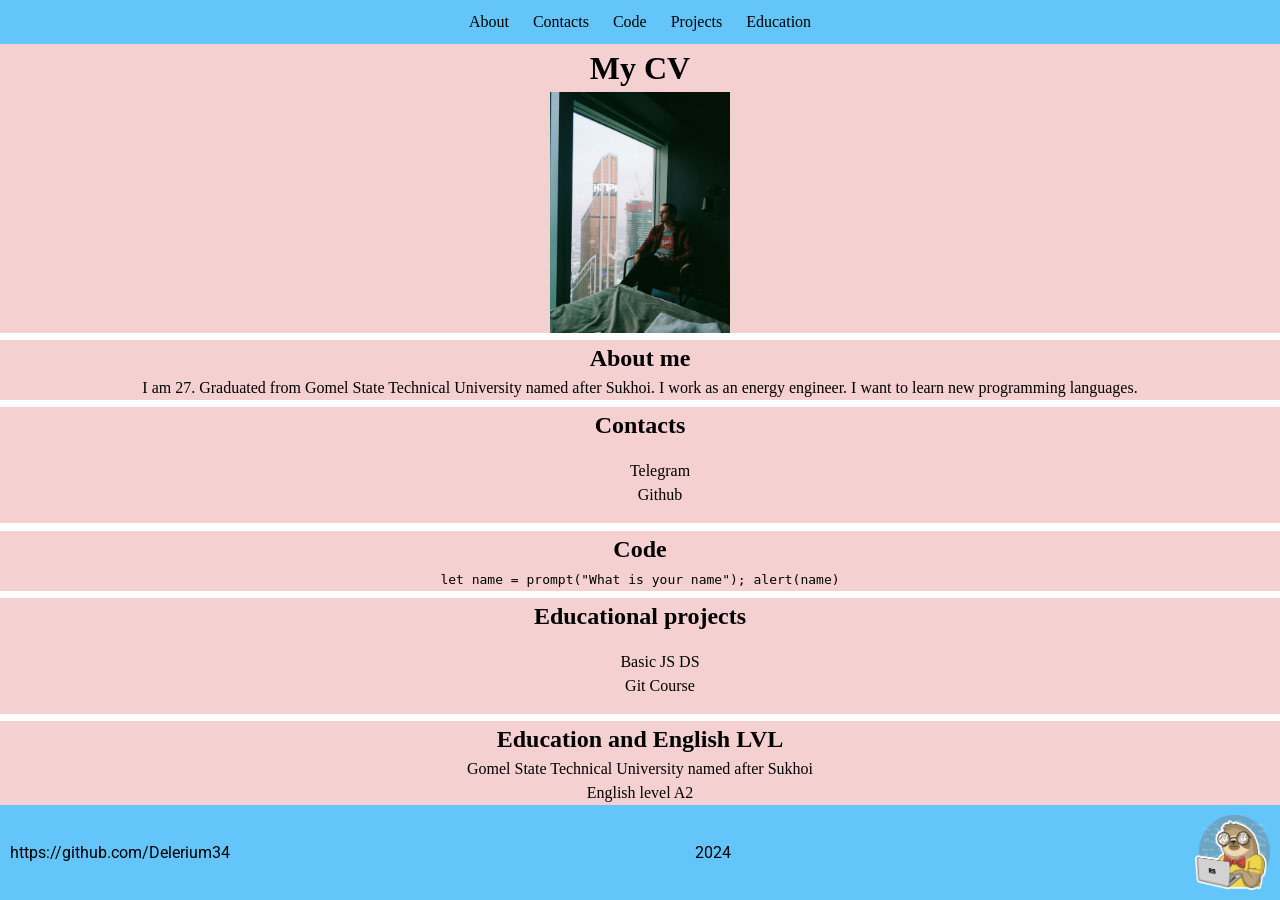
<file: index.html>
<!DOCTYPE html>
<html lang="en">
<head>
    <meta charset="UTF-8">
    <meta name="viewport" content="width=device-width, initial-scale=1.0">
    <link rel="stylesheet" href="style.css">
    <link rel="preconnect" href="https://fonts.googleapis.com">
<link rel="preconnect" href="https://fonts.gstatic.com" crossorigin>
<link href="https://fonts.googleapis.com/css2?family=Roboto:ital,wght@0,100;0,300;0,400;0,500;0,700;0,900;1,100;1,300;1,400;1,500;1,700;1,900&display=swap" rel="stylesheet">
    <title>Document</title>
</head>
<body>
    <div class="container">
        <header role="banner">
            <nav>
                <a href="#about">About</a>
                <a href="#contacts">Contacts</a>
                <a href="#code">Code</a>
                <a href="#projects">Projects</a>
                <a href="education">Education</a>
            </nav>
        </header>
        <main role="main">
            <div class="content">
                <h1>My CV</h1>
                <img class="avatar-cv" src="./image/avatar-cv.jpg" alt="avatar-cv">
            </div>
            <div class="content" id="about">
                <h2>About me</h2>
                <p>I am 27. Graduated from Gomel State Technical University named after Sukhoi. I work as an energy engineer. I want to learn new programming languages.</p>
            </div>
            <div class="content" id="contacts">
                <h2>Contacts</h2>
                <ul> 
                    <li>
                        <a href="https://t.me/Detefent44">Telegram</a>
                    </li>
                    <li>
                        <a href="https://github.com/Delerium34">Github</a>
                    </li>
                </ul>
            </div>
            <div class="content" id="code">
                <h2>Code</h2>
                <code>let name = prompt("What is your name");
                    alert(name)</code>
            </div>

            <div class="content" id="projects">
                <h2>Educational projects</h2>
                <ul> 
                    <li>
                        <a href="https://github.com/Delerium34/basic-js-ds">Basic JS DS</a>
                    </li>
                    <li>
                        <a href="https://github.com/Delerium34/git-edu">Git Course</a>
                    </li>
                </ul>
            </div>

            <div class="content" id="education">
                <h2>Education and English LVL</h2>
                <p>Gomel State Technical University named after Sukhoi</p>
                <p>English level A2</p>
            </div>

        </main>
        <footer role="contentinfo">
            <a class="roboto-regular" href="https://github.com/Delerium34">https://github.com/Delerium34</a>
            <p class="roboto-regular">2024</p>
            <a href="https://rs.school/">
                <img class="footer-logo" src="./image/logo-rss.webp" alt="logo">
            </a>
        </footer>
    </div>
</body>
</html>
</file>
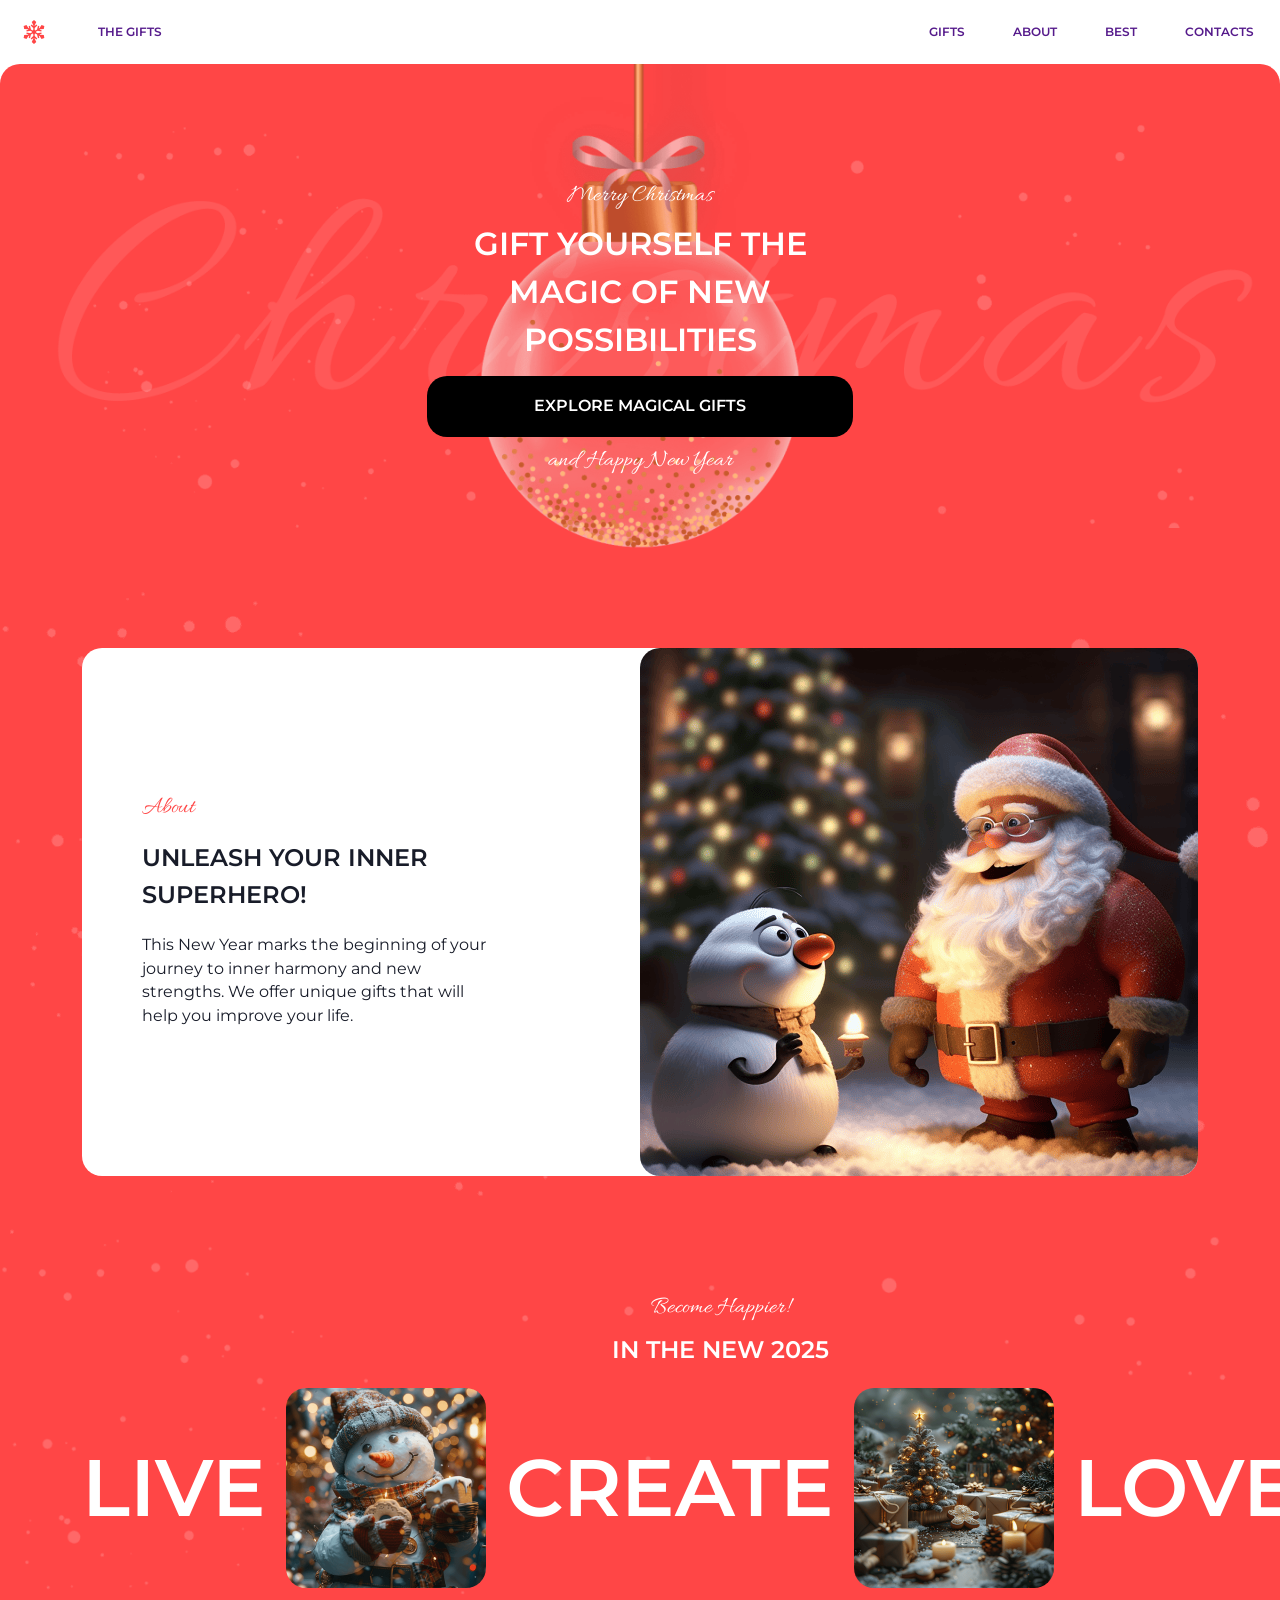
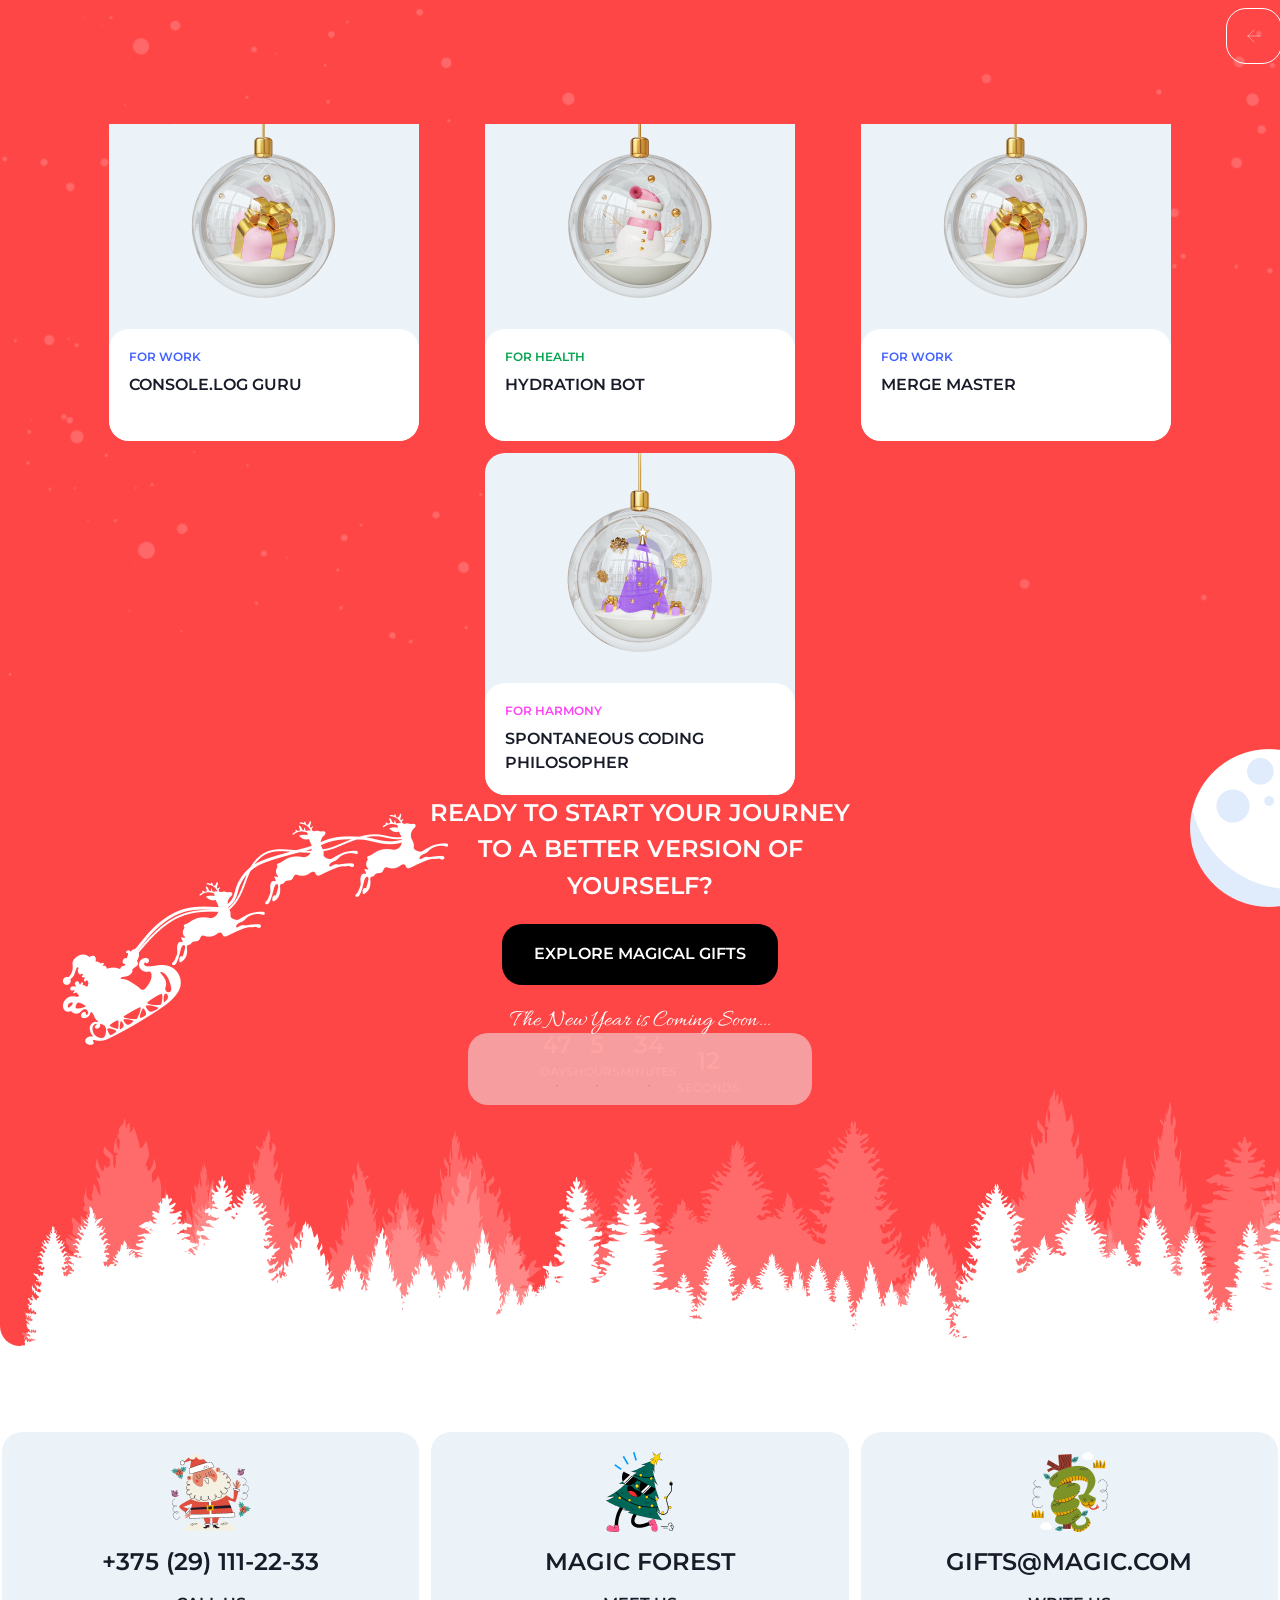
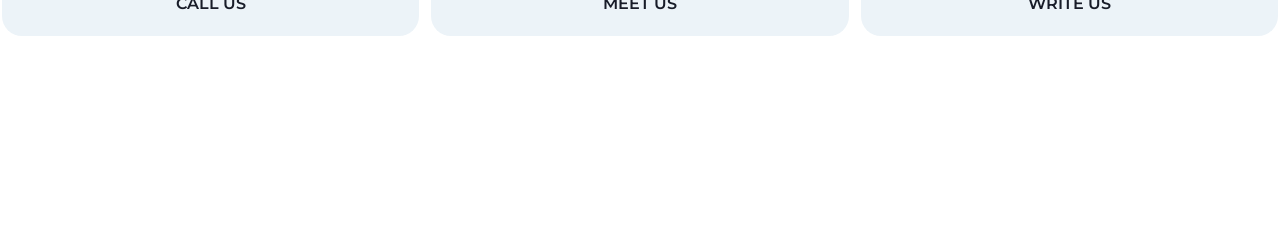
<file: christmas-shop/index.html>
<!DOCTYPE html>
<html lang="en">
<head>
    <meta charset="UTF-8">
    <meta name="viewport" content="width=device-width, initial-scale=1.0">
    <title>Главная</title>
    <link rel="stylesheet" href="./css/style.css">
</head>
<body>
    <header class="header">
        <div class="wrapper">    
            <div class="header__inner">
                <div class="header__left">
                    <a href="" class="header__logo-link">
                        <img src="./img/svg/Vector.svg" alt="" class="header__logo-pic">                
                    </a>
                    <li class="header__item">
                        <a href="" class="header__link action__small">the gifts</a>
                    </li>
                </div>
                <div class="header__right">
                    <nav class="header__nav">
                    <ul class="header__list">
                        <li class="header__item">
                            <a href="" class="header__link action__small">gifts</a>
                        </li>
                        <li class="header__item">
                            <a href="" class="header__link action__small">about</a>
                        </li>
                        <li class="header__item">
                            <a href="" class="header__link action__small">best</a>
                        </li>
                        <li class="header__item">
                            <a href="" class="header__link action__small">contacts</a>
                        </li>
                    </ul>
                </nav>
                </div>                  
                
            </div>
        </div>
    </header>

    <main class="main">

        <section class="intro">
            <div class="intro__background"> 
                <div class="wrapper">
                    <div class="intro__content">
                        <p class="caption">Merry Christmas</p>
                        <h3 class="header1">Gift yourself the magic of new possibilities</h3>
                        <button class="button__intro action__small">Explore Magical Gifts</button>
                        <p class="caption">and Happy New Year</p>
                    </div>
                </div>
            </div>
        </section>

        <section class="about">
            <div class="wrapper">
                <div class="container__about">
                    <div class="container__about-text">
                        <p class="caption caption__about">About</p>
                        <p class="header2">Unleash your inner superhero!</p>
                        <p class="paragraph">This New Year marks the beginning of your journey to inner harmony and new strengths. We offer unique gifts that will help you improve your life.</p>
                    </div>
                    <div class="about__image"> <img src="./img/png/santa.png" alt="">                       
                    </div>
                </div>
            </div>
        </section>

        <section class="slider">
            <div class="wrapper">
                <div class="container__slider">
                    <div class="container__slider-text">
                        <p class="caption">Become Happier!</p>
                        <p class="header2">in the new 2025</p>
                    </div>
                    <div class="container__slider-row">
                            <div class="slider__text">Live</div>
                        <div class="image__slider">
                            <img src="./img/png/snowman.png" alt="">
                        </div>

                        <div class="slider__text">create</div>
                        <div class="image__slider">
                            <img src="./img/png/christmas-trees.png" alt="">
                        </div>

                        <div class="slider__text">love</div>
                        <div class="image__slider">
                            <img src="./img/png/christmas-tree-ball.png" alt="">
                        </div>

                        <div class="slider__text">dream</div>
                        <div class="image__slider">
                            <img src="./img/png/fairytale-house.png" alt="">
                        </div>
                        
                    </div>
                    <div class="container__slider-button">
                        <button class="slider-button-left">
                            <img src="./img/svg/arrow-left.svg" alt="">
                        </button>
                        <button class="slider-button-right">
                            <img src="./img/svg/arrow-right.svg" alt="">
                        </button>
                    </div>

                </div>
            </div>
        </section>

        <section class="best-gifts">
            <div class="wrapper">
                <div class="container__best-gifts">
                    <div class="container__best-gifts-text">
                        <p class="caption">Best Gifts</p>
                        <p class="header2">especially for you</p>
                    </div>
                    <div class="container__card">
                        <div class="card">
                            <img src="./img/png/gift-for-work.png" alt="" class="card-image"> 
                            <div class="card-text">
                                <p class="header4 header4__purple">For work</p>
                                <p class="header3">Console.log Guru</p>
                            </div>
                        </div>
                        <div class="card">
                            <img src="./img/png/gift-for-health.png" alt="" class="card-image"> 
                            <div class="card-text">
                                <p class="header4 header4__green">For health</p>
                                <p class="header3">Hydration Bot</p>
                            </div>
                        </div>
                        <div class="card">
                            <img src="./img/png/gift-for-work.png" alt="" class="card-image"> 
                            <div class="card-text">
                                <p class="header4 header4__purple">For work</p>
                                <p class="header3">Merge Master</p>
                            </div>
                        </div>
                        <div class="card">
                            <img src="./img/png/gift-for-harmony.png" alt="" class="card-image"> 
                            <div class="card-text">
                                <p class="header4 header4__pink">For harmony</p>
                                <p class="header3">Spontaneous Coding Philosopher</p>
                            </div>
                        </div>
                    </div>
                </div>
            </div>
        </section>

        <section class="cta">
            <div class="wrapper">
                <div class="container__cta">
                    <p class="header2">Ready to start your journey to a better version of yourself?</p>
                    <button class="button__intro action__small">Explore Magical Gifts</button>
                    <div class="container__timer">
                        <p class="caption">The New Year is Coming Soon...</p>
                        <div class="timer">
                            <div class="timer__block">
                                <p class="header2">47</p>
                                <p class="header4">days</p>
                                <hr class="separator">
                            </div>
                            <div class="timer__block">
                                <p class="header2">5</p>
                                <p class="header4">hours</p>
                                <hr class="separator">
                            </div>
                            <div class="timer__block">
                                <p class="header2">34</p>
                                <p class="header4">minutes</p>
                                <hr class="separator">
                            </div>
                            <div class="timer__block">
                                <p class="header2">12</p>
                                <p class="header4">seconds</p>
                            </div>
                        </div>
                    </div>
                </div>
            </div>
        </section>
    </main>

    <footer class="footer">
        <div class="wrapper">
            <div class="container__footer">
                <div class="footer__contacts">
                    <div class="footer__card">
                        <div class="footer__image">
                            <img src="./img/png/santa-claus.png" alt="">
                        </div>
                        <p class="action__large">+375 (29) 111-22-33</p>
                        <p class="header3">Call Us</p>
                    </div>
                    <div class="footer__card">
                        <div class="footer__image">
                            <img src="./img/png/christmas-tree.png" alt="">
                        </div>
                        <p class="action__large">Magic forest</p>
                        <p class="header3">meet us</p>
                    </div>
                    <div class="footer__card">
                        <div class="footer__image">
                            <img src="./img/png/snake.png" alt="">
                        </div>
                        <p class="action__large">gifts@magic.com</p>
                        <p class="header3">write us</p>
                    </div>
                </div>
                
            </div>
        </div>
    </footer>
</body>
</html>
</file>
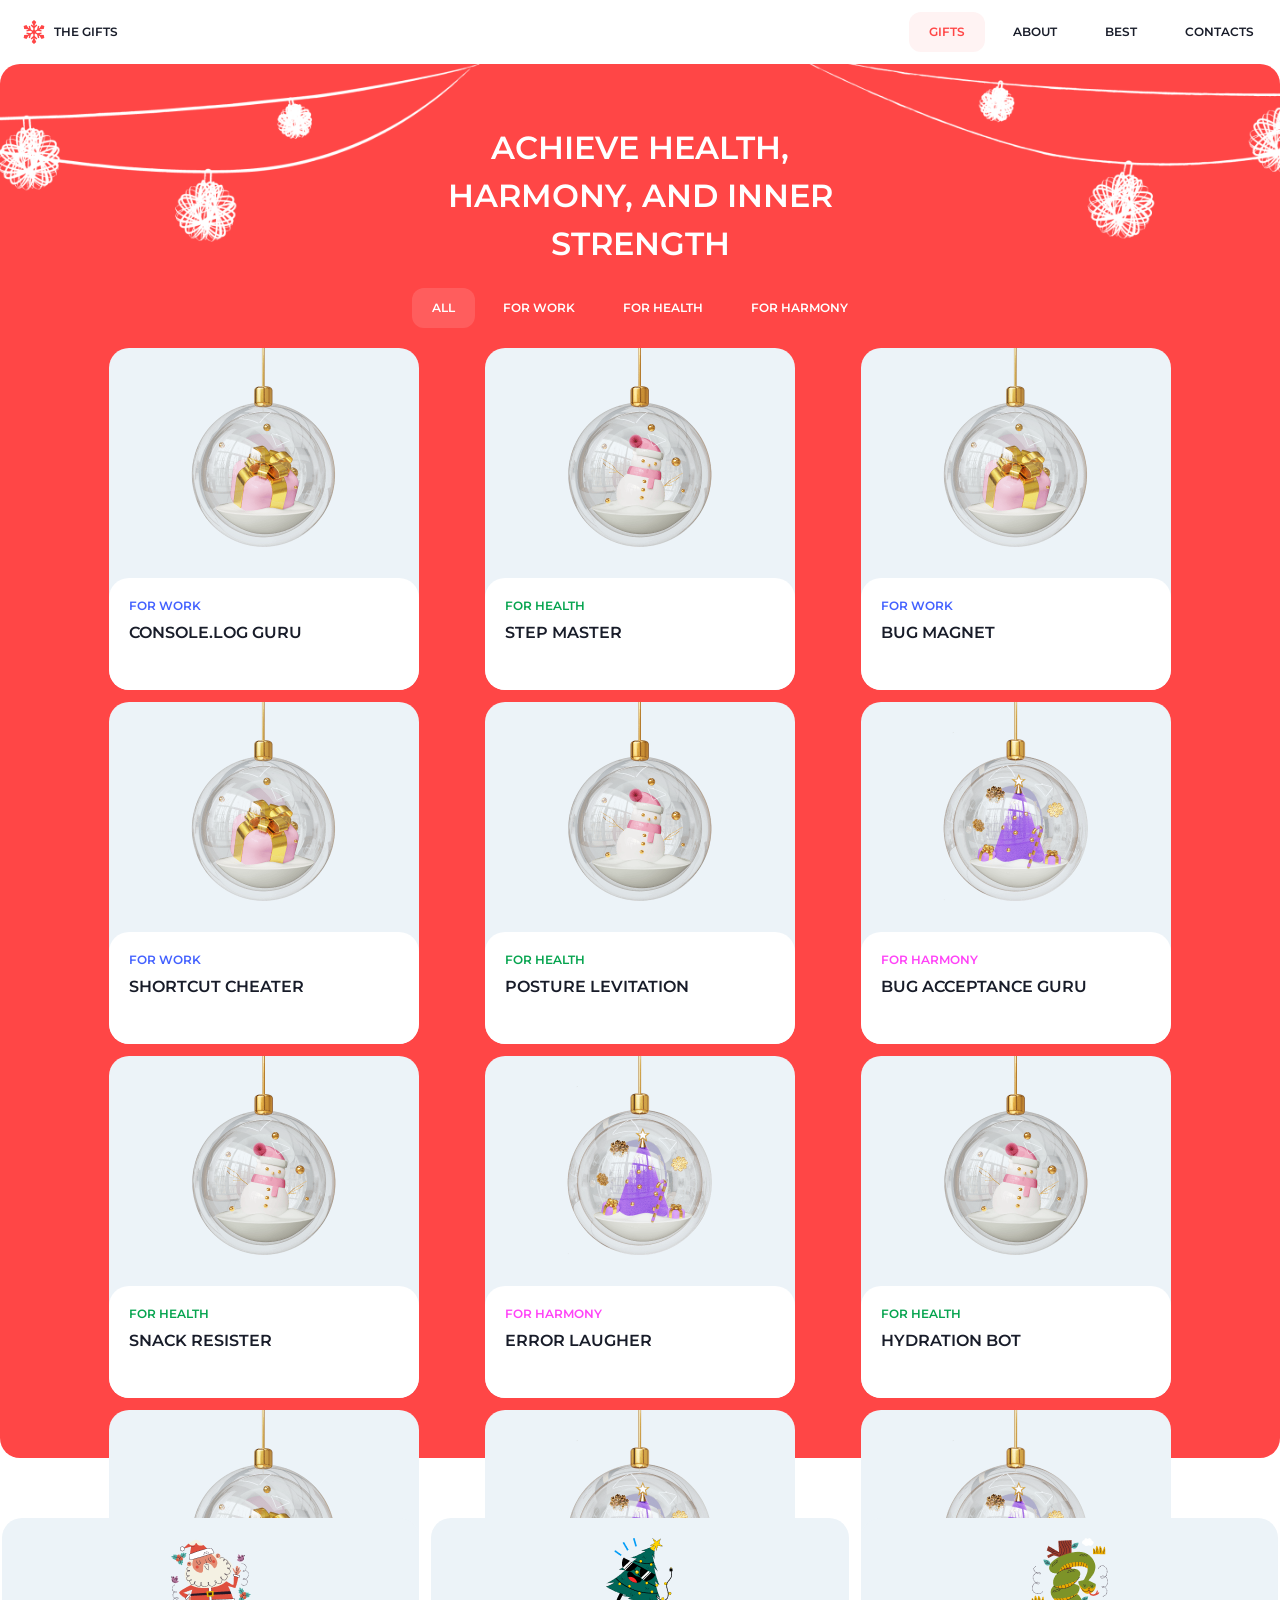
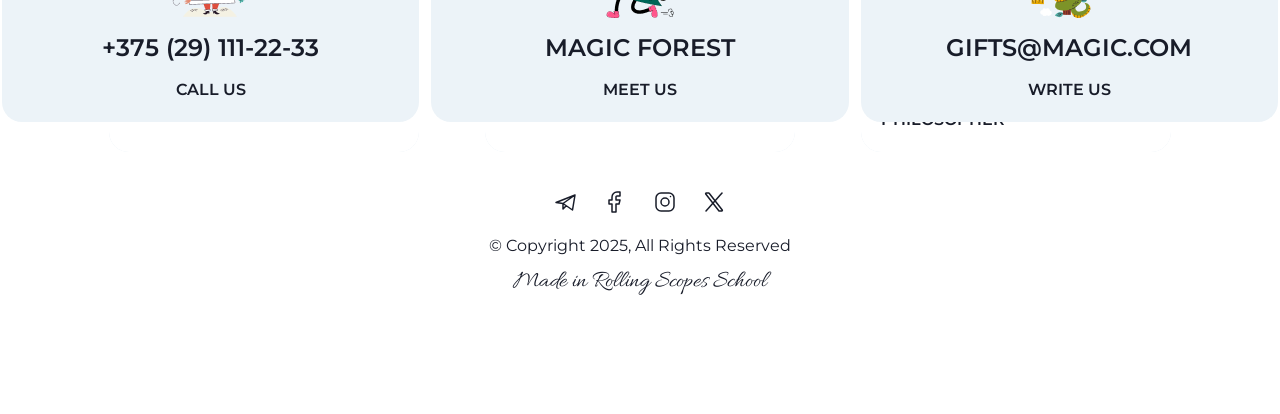
<file: christmas-shop/gifts.html>
<!DOCTYPE html>
<html lang="en">
<head>
    <meta charset="UTF-8">
    <meta name="viewport" content="width=device-width, initial-scale=1.0">
    <title>Gifts</title>
    <link rel="stylesheet" href="./css/gifts.css">
</head>
<body>
    <header class="header">
        <div class="wrapper">    
            <div class="header__inner">
                <div class="header__left">
                    <a href="./home.html" class="header__logo-link">
                        <img src="./img/svg/Vector.svg" alt="" class="header__logo-pic">                
                    </a>
                        <a href="./home.html" class="header__link action__small">the gifts</a>
                </div>
                <div class="header__right">
                    <nav class="header__nav">
                    <ul class="header__list">
                        <li class="header__item header__item--active">
                            <a href="" class="header__link action__small">gifts</a>
                        </li>
                        <li class="header__item">
                            <a href="" class="header__link action__small">about</a>
                        </li>
                        <li class="header__item">
                            <a href="" class="header__link action__small">best</a>
                        </li>
                        <li class="header__item">
                            <a href="" class="header__link action__small">contacts</a>
                        </li>
                    </ul>
                </nav>
                </div>                  
                
            </div>
        </div>
    </header>
    <main class="main">
        <section class="gifts">
            <div class="wrapper">
                <div class="container__gifts">
                    <div class="container__gifts-text">
                        <p class="header1">Achieve health, harmony, and inner strength</p>
                    </div>
                    
                    <div class="gifts__tabs">
                        <div class="tab__button tab__button--active">
                            <p class="action__small">All</p>
                        </div>
                        <div class="tab__button">
                            <p class="action__small">for work</p>
                        </div>
                        <div class="tab__button">
                            <p class="action__small">for health</p>
                        </div>
                        <div class="tab__button">
                            <p class="action__small">for harmony</p>
                        </div>
                    </div>
                    
                    <div class="container__card">
                        <div class="card">
                            <img src="./img/png/gift-for-work.png" alt="" class="card-image"> 
                            <div class="card-text">
                                <p class="header4 header4__purple">For work</p>
                                <p class="header3">Console.log Guru</p>
                            </div>
                        </div>
                        <div class="card">
                            <img src="./img/png/gift-for-health.png" alt="" class="card-image"> 
                            <div class="card-text">
                                <p class="header4 header4__green">For health</p>
                                <p class="header3">Step Master</p>
                            </div>
                        </div>
                        <div class="card">
                            <img src="./img/png/gift-for-work.png" alt="" class="card-image"> 
                            <div class="card-text">
                                <p class="header4 header4__purple">For work</p>
                                <p class="header3">Bug Magnet</p>
                            </div>
                        </div>
                        <div class="card">
                            <img src="./img/png/gift-for-work.png" alt="" class="card-image"> 
                            <div class="card-text">
                                <p class="header4 header4__purple">For work</p>
                                <p class="header3">Shortcut Cheater</p>
                            </div>
                        </div>
                        <div class="card">
                            <img src="./img/png/gift-for-health.png" alt="" class="card-image"> 
                            <div class="card-text">
                                <p class="header4 header4__green">For health</p>
                                <p class="header3">Posture Levitation</p>
                            </div>
                        </div>
                        <div class="card">
                            <img src="./img/png/gift-for-harmony.png" alt="" class="card-image"> 
                            <div class="card-text">
                                <p class="header4 header4__pink">For harmony</p>
                                <p class="header3">Bug Acceptance Guru</p>
                            </div>
                        </div>
                        <div class="card">
                            <img src="./img/png/gift-for-health.png" alt="" class="card-image"> 
                            <div class="card-text">
                                <p class="header4 header4__green">For health</p>
                                <p class="header3">Snack Resister</p>
                            </div>
                        </div>
                        <div class="card">
                            <img src="./img/png/gift-for-harmony.png" alt="" class="card-image"> 
                            <div class="card-text">
                                <p class="header4 header4__pink">For harmony</p>
                                <p class="header3">Error Laugher</p>
                            </div>
                        </div>
                        <div class="card">
                            <img src="./img/png/gift-for-health.png" alt="" class="card-image"> 
                            <div class="card-text">
                                <p class="header4 header4__green">For health</p>
                                <p class="header3">Hydration Bot</p>
                            </div>
                        </div>
                        <div class="card">
                            <img src="./img/png/gift-for-work.png" alt="" class="card-image"> 
                            <div class="card-text">
                                <p class="header4 header4__purple">For work</p>
                                <p class="header3">Merge Master</p>
                            </div>
                        </div>
                        <div class="card">
                            <img src="./img/png/gift-for-harmony.png" alt="" class="card-image"> 
                            <div class="card-text">
                                <p class="header4 header4__pink">For harmony</p>
                                <p class="header3">Joy Charger</p>
                            </div>
                        </div>
                        <div class="card">
                            <img src="./img/png/gift-for-harmony.png" alt="" class="card-image"> 
                            <div class="card-text">
                                <p class="header4 header4__pink">For harmony</p>
                                <p class="header3">Spontaneous Coding Philosopher</p>
                            </div>
                        </div>
                    </div>
                </div>
            </div>
        </section>
    </main>
    <footer class="footer">
        <div class="wrapper">
            <div class="container__footer">
                <div class="footer__contacts">
                    <a href="tel:+375291337228" class="footer__card" target="_blank">
                        <div class="footer__image">
                            <img src="./img/png/santa-claus.png" alt="">
                        </div>
                        <p class="action__large">+375 (29) 111-22-33</p>
                        <p class="header3">Call Us</p>
                    </a>
                    <a href="https://www.google.ru/maps/@16.1997499,-90.1141006,239m/data=!3m1!1e3?hl=ru&entry=ttu&g_ep=EgoyMDI0MTExMy4xIKXMDSoASAFQAw%3D%3D" class="footer__card" target="_blank">
                        <div class="footer__image">
                            <img src="./img/png/christmas-tree.png" alt="">
                        </div>
                        <p class="action__large">Magic forest</p>
                        <p class="header3">meet us</p>
                    </a>
                    <a href="mailto:gifts@mail.ru" class="footer__card">
                        <div class="footer__image">
                            <img src="./img/png/snake.png" alt="">
                        </div>
                        <p class="action__large">gifts@magic.com</p>
                        <p class="header3">write us</p>
                    </a>
                </div>
                <div class="footer__section">
                    <div class="social">
                        <a class="social__image">
                            <img src="./img/svg/telegram.svg" alt="">
                        </a>
                        <a class="social__image">
                            <img src="./img/svg/facebook.svg" alt="">
                        </a>
                        <a class="social__image">
                            <img src="./img/svg/instagram.svg" alt="">
                        </a>
                        <a class="social__image">
                            <img src="./img/svg/X.svg" alt="">
                        </a>
                    </div>
                    <a href="https://rs.school/" class="paragraph">© Copyright 2025, All Rights Reserved</a>
                    <p class="caption">Made in Rolling Scopes School</p>
                </div>
            </div>
        </div>
    </footer>
</body>
</html>
</file>
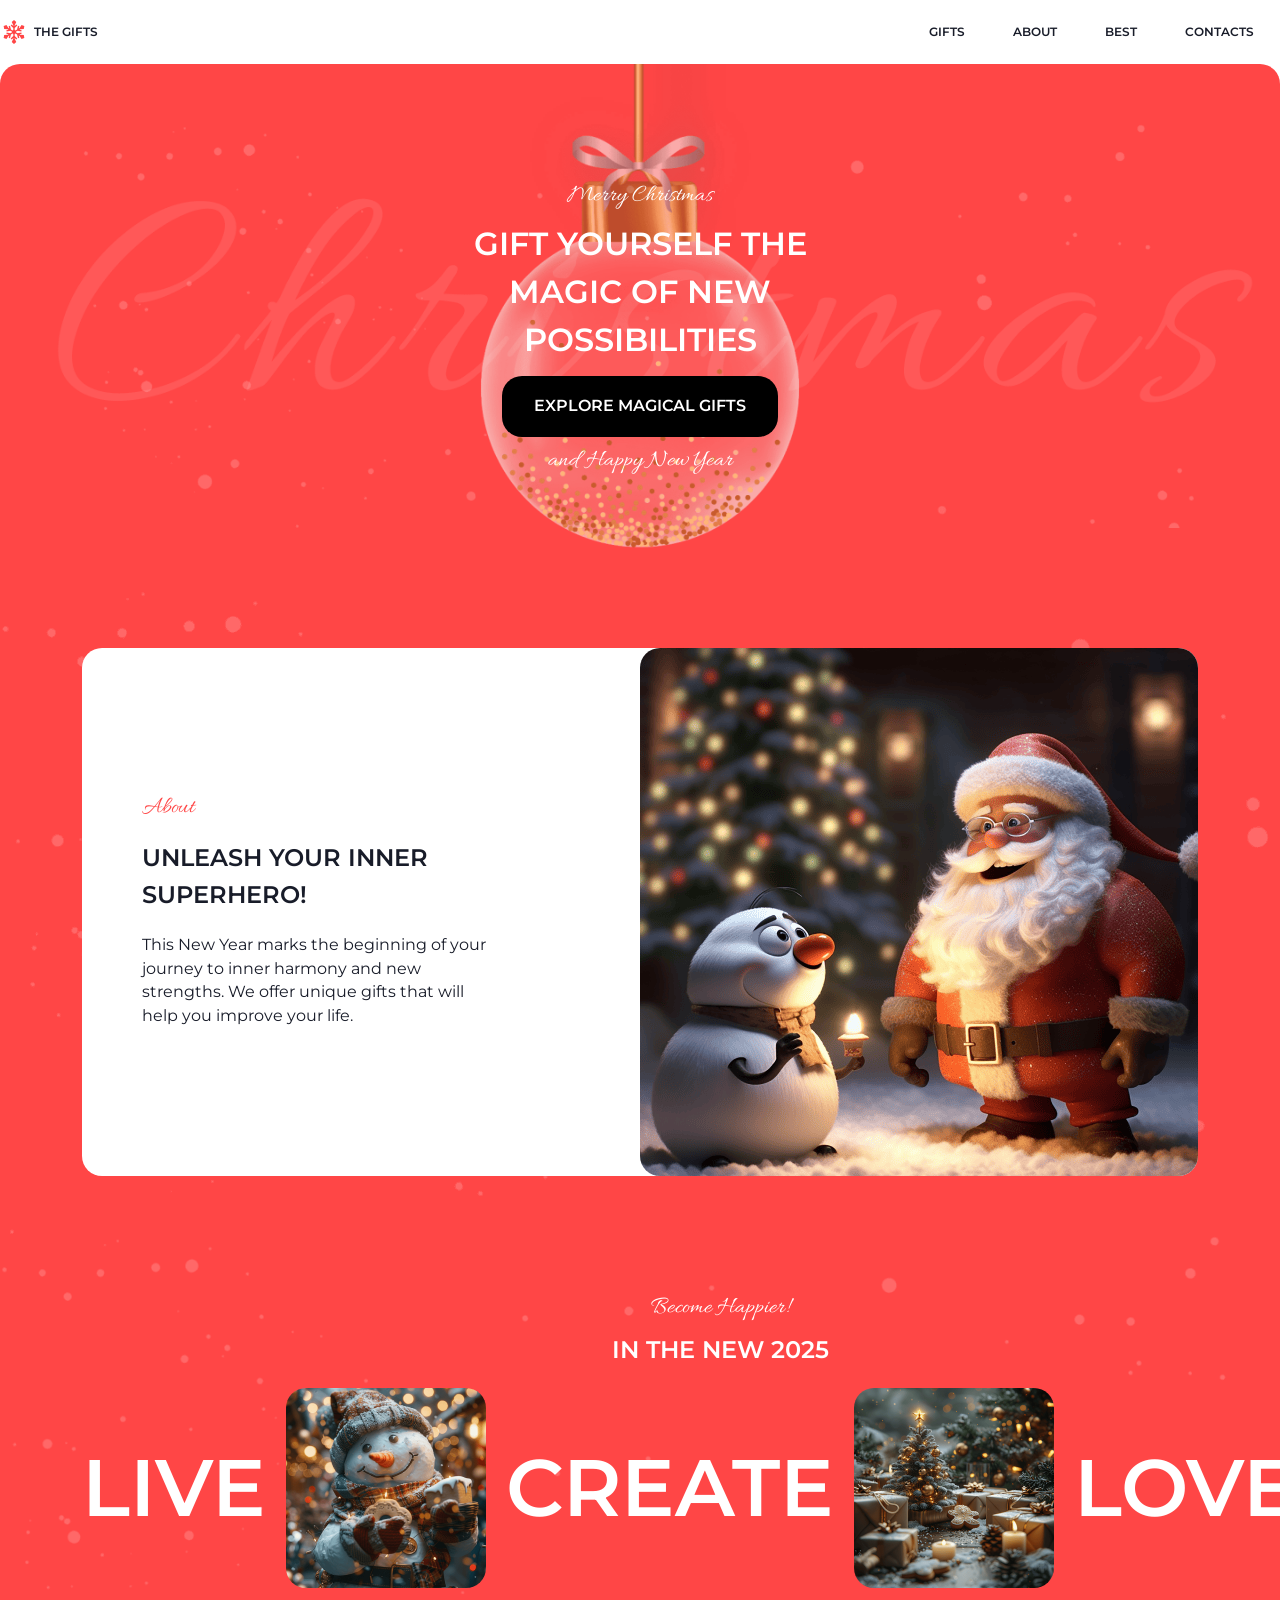
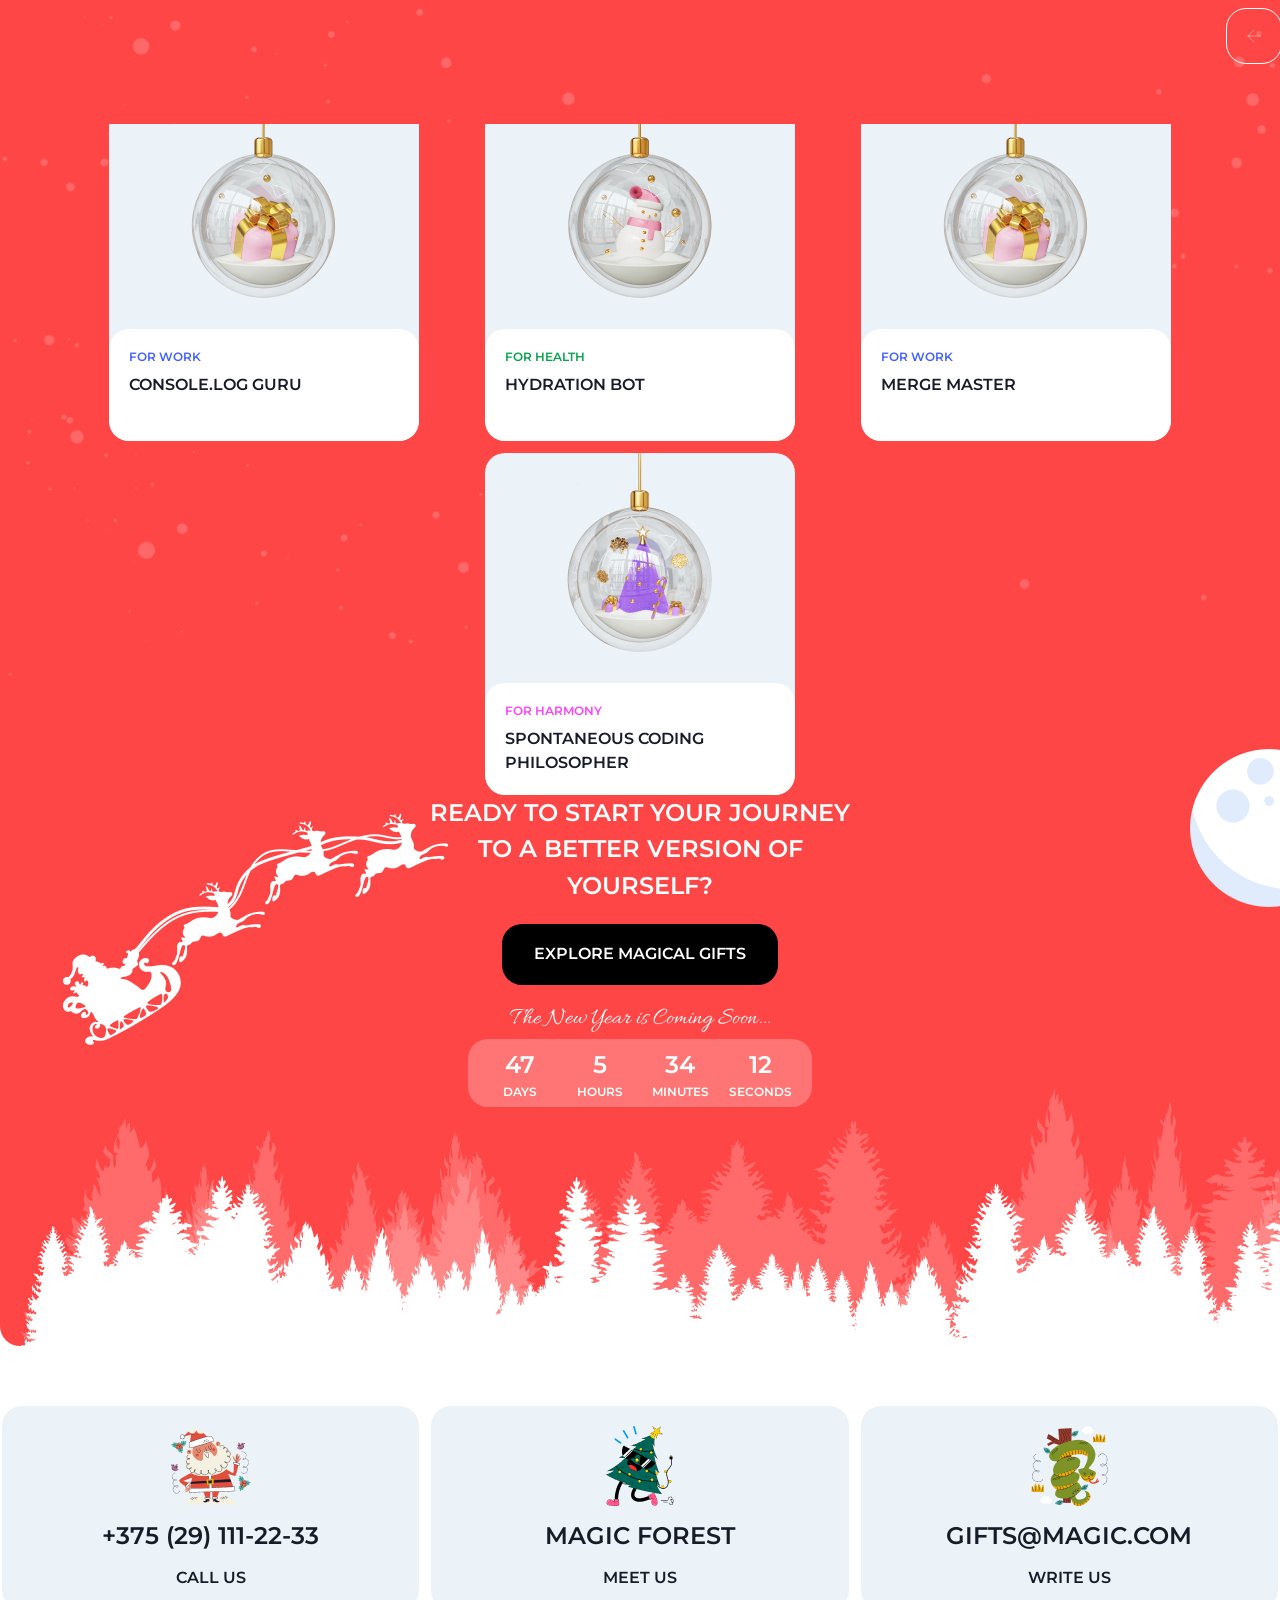
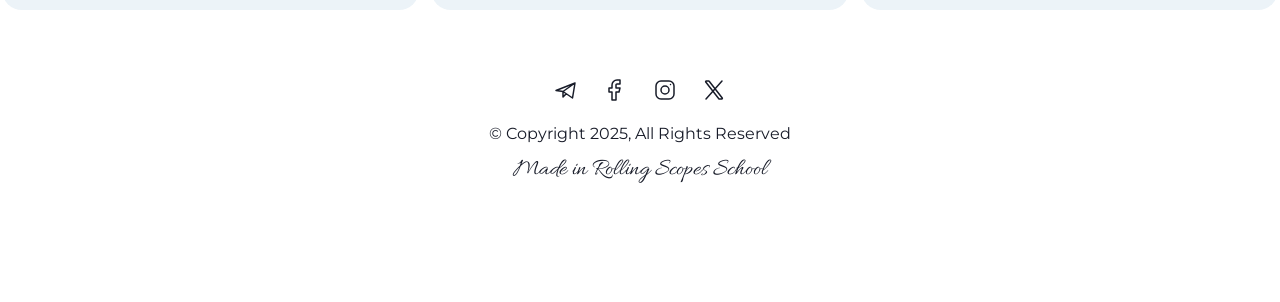
<file: christmas-shop/home.html>
<!DOCTYPE html>
<html lang="en">
<head>
    <meta charset="UTF-8">
    <meta name="viewport" content="width=device-width, initial-scale=1.0">
    <title>Home</title>
    <link rel="stylesheet" href="./css/home.css">
</head>
<body>
    <header class="header">
        <div class="wrapper">    
            <div class="header__inner">
                <div class="header__left">
                    <a href="./home.html" class="header__logo-link">
                        <img src="./img/svg/Vector.svg" alt="" class="header__logo-pic">                
                    </a>
                        <a href="./home.html" class="header__link action__small">the gifts</a>
                </div>
                <div class="header__right">
                    <nav class="header__nav">
                    <ul class="header__list">
                        <li class="header__item header__item--active">
                            <a href="./gifts.html" class="header__link action__small">gifts</a>
                        </li>
                        <li class="header__item">
                            <a href="#about" class="header__link action__small">about</a>
                        </li>
                        <li class="header__item">
                            <a href="#best-gifts" class="header__link action__small">best</a>
                        </li>
                        <li class="header__item">
                            <a href="" class="header__link action__small">contacts</a>
                        </li>
                    </ul>
                </nav>
                </div>                  
                
            </div>
        </div>
    </header>

    <main class="main">

        <section class="intro">
            <div class="intro__background"> 
                <div class="wrapper">
                    <div class="intro__content">
                        <p class="caption">Merry Christmas</p>
                        <h3 class="header1">Gift yourself the magic of new possibilities</h3>
                        <a href="./gifts.html">
                        <button class="button__intro action__small">Explore Magical Gifts</button>
                        </a>
                        <p class="caption">and Happy New Year</p>
                    </div>
                </div>
            </div>
        </section>

        <section class="about" id="about">
            <div class="wrapper">
                <div class="container__about">
                    <div class="container__about-text">
                        <p class="caption caption__about">About</p>
                        <p class="header2">Unleash your inner superhero!</p>
                        <p class="paragraph">This New Year marks the beginning of your journey to inner harmony and new strengths. We offer unique gifts that will help you improve your life.</p>
                    </div>
                    <div class="about__image"> <img src="./img/png/santa.png" alt="">                       
                    </div>
                </div>
            </div>
        </section>

        <section class="slider">
            <div class="wrapper">
                <div class="container__slider">
                    <div class="container__slider-text">
                        <p class="caption">Become Happier!</p>
                        <p class="header2">in the new 2025</p>
                    </div>
                    <div class="container__slider-row">
                            <div class="slider__text">Live</div>
                        <div class="image__slider">
                            <img src="./img/png/snowman.png" alt="">
                        </div>

                        <div class="slider__text">create</div>
                        <div class="image__slider">
                            <img src="./img/png/christmas-trees.png" alt="">
                        </div>

                        <div class="slider__text">love</div>
                        <div class="image__slider">
                            <img src="./img/png/christmas-tree-ball.png" alt="">
                        </div>

                        <div class="slider__text">dream</div>
                        <div class="image__slider">
                            <img src="./img/png/fairytale-house.png" alt="">
                        </div>
                        
                    </div>
                    <div class="container__slider-button">
                        <button class="slider-button-left">
                            <img src="./img/svg/arrow-left.svg" alt="">
                        </button>
                        <button class="slider-button-right">
                            <img src="./img/svg/arrow-right.svg" alt="">
                        </button>
                    </div>

                </div>
            </div>
        </section>

        <section class="best-gifts" id="best-gifts">
            <div class="wrapper">
                <div class="container__best-gifts">
                    <div class="container__best-gifts-text">
                        <p class="caption">Best Gifts</p>
                        <p class="header2">especially for you</p>
                    </div>
                    <div class="container__card">
                        <div class="card">
                            <img src="./img/png/gift-for-work.png" alt="" class="card-image"> 
                            <div class="card-text">
                                <p class="header4 header4__purple">For work</p>
                                <p class="header3">Console.log Guru</p>
                            </div>
                        </div>
                        <div class="card">
                            <img src="./img/png/gift-for-health.png" alt="" class="card-image"> 
                            <div class="card-text">
                                <p class="header4 header4__green">For health</p>
                                <p class="header3">Hydration Bot</p>
                            </div>
                        </div>
                        <div class="card">
                            <img src="./img/png/gift-for-work.png" alt="" class="card-image"> 
                            <div class="card-text">
                                <p class="header4 header4__purple">For work</p>
                                <p class="header3">Merge Master</p>
                            </div>
                        </div>
                        <div class="card">
                            <img src="./img/png/gift-for-harmony.png" alt="" class="card-image"> 
                            <div class="card-text">
                                <p class="header4 header4__pink">For harmony</p>
                                <p class="header3">Spontaneous Coding Philosopher</p>
                            </div>
                        </div>
                    </div>
                </div>
            </div>
        </section>

        <section class="cta">
            <div class="wrapper">
                <div class="container__cta">
                    <p class="header2">Ready to start your journey to a better version of yourself?</p>
                    <a href="./gifts.html">
                        <button class="button__intro action__small">Explore Magical Gifts</button>
                    </a>
                    <div class="container__timer">
                        <p class="caption">The New Year is Coming Soon...</p>
                        <div class="timer">
                            <div class="timer__block">
                                <p class="header2">47</p>
                                <p class="header4">days</p>
                            </div>
                            <div class="timer__block">
                                <p class="header2">5</p>
                                <p class="header4">hours</p>
                            </div>
                            <div class="timer__block">
                                <p class="header2">34</p>
                                <p class="header4">minutes</p>
                            </div>
                            <div class="timer__block">
                                <p class="header2">12</p>
                                <p class="header4">seconds</p>
                            </div>
                        </div>
                    </div>
                </div>
            </div>
        </section>
    </main>

    <footer class="footer">
        <div class="wrapper">
            <div class="container__footer">
                <div class="footer__contacts">
                    <a href="tel:+375291337228" class="footer__card" target="_blank">
                        <div class="footer__image">
                            <img src="./img/png/santa-claus.png" alt="">
                        </div>
                        <p class="action__large">+375 (29) 111-22-33</p>
                        <p class="header3">Call Us</p>
                    </a>
                    <a href="https://www.google.ru/maps/@16.1997499,-90.1141006,239m/data=!3m1!1e3?hl=ru&entry=ttu&g_ep=EgoyMDI0MTExMy4xIKXMDSoASAFQAw%3D%3D" class="footer__card" target="_blank">
                        <div class="footer__image">
                            <img src="./img/png/christmas-tree.png" alt="">
                        </div>
                        <p class="action__large">Magic forest</p>
                        <p class="header3">meet us</p>
                    </a>
                    <a href="mailto:gifts@mail.ru" class="footer__card">
                        <div class="footer__image">
                            <img src="./img/png/snake.png" alt="">
                        </div>
                        <p class="action__large">gifts@magic.com</p>
                        <p class="header3">write us</p>
                    </a>
                </div>
                <div class="footer__section">
                    <div class="social">
                        <a class="social__image">
                            <img src="./img/svg/telegram.svg" alt="">
                        </a>
                        <a class="social__image">
                            <img src="./img/svg/facebook.svg" alt="">
                        </a>
                        <a class="social__image">
                            <img src="./img/svg/instagram.svg" alt="">
                        </a>
                        <a class="social__image">
                            <img src="./img/svg/X.svg" alt="">
                        </a>
                    </div>
                    <a href="https://rs.school/" class="paragraph">© Copyright 2025, All Rights Reserved</a>
                    <p class="caption">Made in Rolling Scopes School</p>
                </div>
            </div>
        </div>
    </footer>
</body>
</html>
</file>
<file: style.css>
.roboto-regular {
    font-family: "Roboto", sans-serif;
    font-weight: 400;
    font-style: normal;
  }

  .roboto-bold {
    font-family: "Roboto", sans-serif;
    font-weight: 700;
    font-style: normal;
  }

*,
*::before,
*::after {
  box-sizing: border-box;
}

ul[class],
ol[class] {
  padding: 0;
}

body,
h1,
h2,
h3,
h4,
p,
ul[class],
ol[class],
li,
figure,
figcaption,
blockquote,
dl,
dd {
  margin: 0;
}

body {
  min-height: 100vh;
  scroll-behavior: smooth;
  text-rendering: optimizeSpeed;
  line-height: 1.5;
  color: #000;
}

ul,
ol[class] {
  list-style: none;
}

img {
  max-width: 100%;
  display: block;
}

input,
button,
textarea,
select {
  font: inherit;
}

.container {
    max-width: 1440px;
    width: 100%;
    margin: 0 auto;
    color: #fff;
    display: flex;
    flex-direction: column;
    min-height: 100vh;
}

.header-text {
    text-align: center;
    color: #000;
}

header {
    background: rgb(99, 197, 250);
}
main {
    flex-grow: 1;
    display: flex;
    flex-direction: column;
    justify-content: space-between;
    align-items: center;
    
}
footer {
    flex-shrink: 0;
    background: rgb(99, 197, 250);
    display: flex;
    flex-direction: row;
    justify-content: space-between;
    padding: 10px;
    align-items: center;
    color: #000;

}

.footer-logo {
    width: 75px;
    height: 75px;
}

a {
    color: #000;
    cursor: pointer;
    text-decoration: none;
}

.content {
    background-color: #f5d0d0;
    color: #000;
    text-align: center;
    width: 100%;
}

.avatar-cv {
    width: 20vh;
    height: auto;
    margin: 0 auto;
}

nav {
    padding: 10px;
    text-align: center;
}

nav a {
    margin: 0 10px;
    cursor: pointer;
    
}

nav a:hover {
    text-decoration: underline;
}
</file>
<file: christmas-shop/css/style.css>
/* Указываем box sizing */
*,
*::before,
::after {
  box-sizing: border-box;
}


ul[class],
ol[class] {
  padding: 0;
}


body,
h1,
h2,
h3,
h4,
p,
ul[class],
ol[class],
li,
figure,
figcaption,
blockquote,
dl,
dd {
  margin: 0;
}


body {
  min-height: 100vh;
  scroll-behavior: smooth;
  text-rendering: optimizeSpeed;
  line-height: 1.5;
}


ul[class],
ol[class] {
  list-style: none;
}


a:not([class]) {
  text-decoration-skip-ink: auto;
}


img {
  max-width: 100%;
  display: block;
}


input,
button,
textarea,
select {
  font: inherit;
}


/* allura-regular - latin */
@font-face {
    font-display: swap; /* Check https://developer.mozilla.org/en-US/docs/Web/CSS/@font-face/font-display for other options. */
    font-family: 'Allura';
    font-style: normal;
    font-weight: 400;
    src: url('../fonts/allura-v21-latin-regular.woff2') format('woff2'); /* Chrome 36+, Opera 23+, Firefox 39+, Safari 12+, iOS 10+ */
  }

  /* montserrat-regular - latin */
@font-face {
    font-display: swap; /* Check https://developer.mozilla.org/en-US/docs/Web/CSS/@font-face/font-display for other options. */
    font-family: 'Montserrat';
    font-style: normal;
    font-weight: 400;
    src: url('../fonts/montserrat-v29-latin-regular.woff2') format('woff2'); /* Chrome 36+, Opera 23+, Firefox 39+, Safari 12+, iOS 10+ */
  }
  /* montserrat-600 - latin */
  @font-face {
    font-display: swap; /* Check https://developer.mozilla.org/en-US/docs/Web/CSS/@font-face/font-display for other options. */
    font-family: 'Montserrat';
    font-style: normal;
    font-weight: 600;
    src: url('../fonts/montserrat-v29-latin-600.woff2') format('woff2'); /* Chrome 36+, Opera 23+, Firefox 39+, Safari 12+, iOS 10+ */
  }

html{
    box-sizing: border-box;
}
*, *::before, *::after{
    box-sizing: inherit;
}

body {
  font-family: 'Montserrat';
  font-style: normal;
  font-size: 12px;
  line-height: 1.3;
  font-weight: normal;
  color: #181c29;
}

section {
  max-width: 1440px;
  margin: 0 auto;
  padding: 60px 82px;
  background-image: url(../img/png/bg-snow.png);
  background-size: cover;
  background-repeat: no-repeat;
}



.header1 {
  font-family: Montserrat;
  font-size: 32px;
  font-weight: 600;
  line-height: 150%;
  letter-spacing: 18%;
  text-transform: uppercase;
}

.header2 {
  font-family: Montserrat;
  font-size: 24px;
  font-weight: 600;
  line-height: 152%;
  letter-spacing: 16%;
  text-transform: uppercase;
}

.header3 {
  font-family: Montserrat;
  font-size: 16px;
  font-weight: 600;
  line-height: 152%;
  letter-spacing: 8%;
  text-transform: uppercase;
}

.header4 {
  font-family: Montserrat;
  font-size: 12px;
  font-weight: 600;
  line-height: 130%;
  letter-spacing: 5%;
  text-transform: uppercase;
}

.paragraph {
  font-family: Montserrat;
  font-size: 16px;
  font-weight: 400;
  line-height: 148%;
}

.action__large {
  font-family: Montserrat;
  font-size: 24px;
  font-weight: 600;
  line-height: 152%;
  letter-spacing: 16%;
  text-transform: uppercase;
}

.action__small {
  font-family: Montserrat;
  font-size: 12px;
  font-weight: 600;
  line-height: 130%;
  letter-spacing: 5%;
  text-transform: uppercase;
}

.caption {
  font-family: Allura;
  font-size: 24px;
  font-weight: 400;
  line-height: 100%;
  letter-spacing: 5%;
}

.slider__text {
  font-family: Montserrat;
  font-size: 80px;
  font-weight: 600;
  text-transform: uppercase;
}

.wrapper {
  max-width: 1276px;
  margin: 0 auto;
  width: 100%;
}

/* Header styles start*/

.header {
  background-color: white;
  position: fixed;
  width: 100%;
  height: 64px;
  top: 0;
  z-index: 500;
}

.header__inner {
  display: flex;
  flex-wrap: wrap;
  align-items: center;
  justify-content: space-between;
  height: 64px;
  align-items: center;
  width: 100%;
}

.header__left {
  display: flex;
  align-items: center;
  justify-content: space-around;
  gap: 8px;
}


.header__list {
  display: flex;
  flex-wrap: wrap;
}

.header__item {
  padding: 12px 20px;
  margin: 12px 4px;
  list-style-type: none;
}

.header__logo-link {
  display: flex;
  padding: 8px 20px;
}

.header__logo-pic {
  width: 24px;
  height: 24px;
}

.header__link {
  text-decoration: none;
}

.header__link:hover, .header__link:focus, .header__link:active {
  opacity: 75%;
}

/* Header styles end*/

.main {
margin-top: 64px;
}

/* Intro styles start*/

.intro {
  background-image: url(../img/png/bg-ball.png);
  background-size: cover;
  background-repeat: no-repeat;
  width: 100%;
  background-color: #ff4646; 
  border-radius: 20px 20px 0 0;
}

.intro__background {
  background-image: url(../img/png/bg-snow.png);
  background-size: cover;
  background-repeat: no-repeat;
}

.intro__content {
  margin: 0 auto;
  display: flex;
  flex-direction: column;
  width: 426px;
  height: 404px;
  text-align: center;
  color: white;
  padding: 60px 0;
  gap: 12px;
}

.button__intro {
  padding: 20px 32px;
  background-color: black;
  color: white;
  border: none;
  border-radius: 20px;
  cursor: pointer;
  font-size: 16px;
  transition: background-color 0.2s;
}

.button__intro:hover {
  background-color: white;
  color: black;
}

/* Intro styles end*/

/* About styles start*/

.about {
  background-color: #ff4646;
  height: 648px;
}

.container__about {
  display: flex;
  justify-content: center;
  align-items: center;
  height: 528px;
  background-color: white;
  border-radius: 20px;
}

.container__about-text {
  flex: 1;
  margin: 100px 152px 100px 60px;
  display: flex;
  flex-direction: column;
  gap: 20px; 
  padding: 60px 0;
}

.caption__about {
  color: #ff4646;
}

.about__image {
  width: 50%;
  display: flex;
  justify-content: center;
  height: 100%;
}

.about__image img {
  max-width: 100%;
  height: auto;
  border-radius: 20px;
  object-fit: cover;
}

/* About styles end*/

/* Slider styles start*/

.slider {
  background-color: #ff4646;
  height: 488px;
  color: white;
  position: relative;
  overflow: hidden;
}

.container__slider {
  display: flex;
  flex-direction: column;
  justify-content: flex-start;
  align-items: flex-start;
  height: 368px;
  position: relative;
  gap: 20px;
}

.container__slider-text {
  margin: 0 425px;
  display: flex;
  flex-direction: column;
  align-items: center;
  justify-content: center;
  width: 426px;
  height: 72px;
  gap: 12px;
}

.container__slider-row {
  display: flex;
  justify-content: flex-start;
  align-items: center;
  gap: 20px;
  margin-left: 0;
  overflow: hidden;
  left: 0;
  width: 1993px;
}

.image__slider {
  width: 200px;
  height: 200px;
}

.image__slider img {
  width: 100%;
  height: 100%;
  object-fit: cover;
  border-radius: 20px;
}

.container__slider-button {
  width: 1276px;
  height: 56px;
  display: flex;
  justify-content: flex-end;
  align-items: center;
  padding: 0;
  gap: 20px;
}

.slider-button-left {
  width: 56px;
  height: 56px;
  background-color: transparent;
  border: 1px solid white;
  border-radius: 20px;
  display: flex;
  align-items: center;
  justify-content: center;
  cursor: pointer;
}

.slider-button-right {
  width: 56px;
  height: 56px;
  background-color: transparent;
  border: 1px solid white;
  border-radius: 20px;
  display: flex;
  align-items: center;
  justify-content: center;
  cursor: pointer;
}


/* Slider styles end*/



/* Best gifts styles start*/

.best-gifts {
  background-color: #ff4646;
  height: 554px;
}

.container__best-gifts {
  display: flex;
  justify-content: center;
  align-items: center;
  height: 434px;
  flex-direction: column;
}

.container__best-gifts-text {
  gap: 12px;
  color: white;
  display: flex;
  flex-direction: column;
  justify-content: center;
  align-items: center;
  margin-bottom: 20px;
}

.container__card {
  display: flex;
  flex-wrap: wrap;
  gap: 12px;
  justify-content: space-around;
  align-items: center;
}

.card {
  width: 310px;
  height: 342px;
  border-radius: 20px;
  background-color: #ecf3f8;
  overflow: hidden;
  
}

.card-image {
  width: 310px;
  height: 230px;
  object-fit: cover;
}

.card-text {
  width: 310px;
  height: 112px;
  border-radius: 20px;
  background-color: white;
  padding: 20px 20px 44px 20px;
  display: flex;
  flex-direction: column;
  gap: 8px;
}

.header4__purple {
  color: #4361ff;
}

.header4__green {
  color: #06a44f;
}

.header4__pink {
  color: #ff43f7;
}


/* Best gifts styles end*/




/* CTA styles start*/

.cta {
  background-image: url(../img/png/bg-forest.png);
  background-size: cover;
  background-repeat: no-repeat;
  background-color: #ff4646;
  border-radius: 0 0 20px 20px;
  height: 668px;
  color: white;
}

.container__cta {
  display: flex;
  flex-direction: column;
  justify-content: center;
  align-items: center;
  width: 426px;
  height: 428px;
  margin: auto;
  text-align: center;
  gap: 20px;
}

.container__timer {
  display: flex;
  justify-content: center;
  align-items: center;
  flex-direction: column;
  width: 426px;
  height: 104px;
}

.timer {
  width: 344px;
  height: 72px;
  display: flex;
  justify-content: center;
  align-items: center;
  background-color: #ecf3f8;
  opacity: 0.5;
  border-radius: 20px;
}

.timer__block {
  display: flex;
  align-items: center;
  justify-content: center;
  flex-direction: column;
  color: white;
}

.separator {
  height: 20px;
  border-left: 1px solid #ecf3f8;
}


/* CTA styles end*/


/* Footer styles start*/

.footer {
  background-color: white;
  width: 100%;
  height: 496px;
}

.container__footer {
  display: flex;
  justify-content: center;
  align-items: center;
  height: 376px;
  flex-direction: column;
}

.footer__contacts {
  display: flex;
  flex-wrap: wrap;
  gap: 12px;
  justify-content: space-around;
  align-items: center;
}

.footer__card {
  width: 417.33px;
  height: 204px;
  border-radius: 20px;
  background-color: #ecf3f8;
  overflow: hidden;
  gap: 12px;
  display: flex;
  margin: auto;
  flex-direction: column;
  text-align: center;
  justify-content: center;
  align-items: center;
}

.footer__card img {
  width: 80px;
  height: 80px;
  object-fit: cover;
}

/* Footer styles end*/
</file>
<file: christmas-shop/css/gifts.css>
/* Указываем box sizing */
*,
*::before,
::after {
  box-sizing: border-box;
}


ul[class],
ol[class] {
  padding: 0;
}


body,
h1,
h2,
h3,
h4,
p,
ul[class],
ol[class],
li,
figure,
figcaption,
blockquote,
dl,
dd {
  margin: 0;
}


body {
  min-height: 100vh;
  scroll-behavior: smooth;
  text-rendering: optimizeSpeed;
  line-height: 1.5;
}


ul[class],
ol[class] {
  list-style: none;
}


a:not([class]) {
  text-decoration-skip-ink: auto;
}

a:hover {
  text-decoration: underline;
}


img {
  max-width: 100%;
  display: block;
}


input,
button,
textarea,
select {
  font: inherit;
}


/* allura-regular - latin */
@font-face {
    font-display: swap; /* Check https://developer.mozilla.org/en-US/docs/Web/CSS/@font-face/font-display for other options. */
    font-family: 'Allura';
    font-style: normal;
    font-weight: 400;
    src: url('../fonts/allura-v21-latin-regular.woff2') format('woff2'); /* Chrome 36+, Opera 23+, Firefox 39+, Safari 12+, iOS 10+ */
  }

  /* montserrat-regular - latin */
@font-face {
    font-display: swap; /* Check https://developer.mozilla.org/en-US/docs/Web/CSS/@font-face/font-display for other options. */
    font-family: 'Montserrat';
    font-style: normal;
    font-weight: 400;
    src: url('../fonts/montserrat-v29-latin-regular.woff2') format('woff2'); /* Chrome 36+, Opera 23+, Firefox 39+, Safari 12+, iOS 10+ */
  }
  /* montserrat-600 - latin */
  @font-face {
    font-display: swap; /* Check https://developer.mozilla.org/en-US/docs/Web/CSS/@font-face/font-display for other options. */
    font-family: 'Montserrat';
    font-style: normal;
    font-weight: 600;
    src: url('../fonts/montserrat-v29-latin-600.woff2') format('woff2'); /* Chrome 36+, Opera 23+, Firefox 39+, Safari 12+, iOS 10+ */
  }

html{
    box-sizing: border-box;
}
*, *::before, *::after{
    box-sizing: inherit;
}

a {
  text-decoration: none;
  color: inherit;
  cursor: pointer;
}

body {
  font-family: 'Montserrat';
  font-style: normal;
  font-size: 12px;
  line-height: 1.3;
  font-weight: normal;
  color: #181c29;
}

section {
  max-width: 1440px;
  margin: 0 auto;
  padding: 60px 82px;
}

.header1 {
  font-family: Montserrat;
  font-size: 32px;
  font-weight: 600;
  line-height: 150%;
  letter-spacing: 18%;
  text-transform: uppercase;
}

.header2 {
  font-family: Montserrat;
  font-size: 24px;
  font-weight: 600;
  line-height: 152%;
  letter-spacing: 16%;
  text-transform: uppercase;
}

.header3 {
  font-family: Montserrat;
  font-size: 16px;
  font-weight: 600;
  line-height: 152%;
  letter-spacing: 8%;
  text-transform: uppercase;
}

.header4 {
  font-family: Montserrat;
  font-size: 12px;
  font-weight: 600;
  line-height: 130%;
  letter-spacing: 5%;
  text-transform: uppercase;
}

.paragraph {
  font-family: Montserrat;
  font-size: 16px;
  font-weight: 400;
  line-height: 148%;
}

.action__large {
  font-family: Montserrat;
  font-size: 24px;
  font-weight: 600;
  line-height: 152%;
  letter-spacing: 16%;
  text-transform: uppercase;
}

.action__small {
  font-family: Montserrat;
  font-size: 12px;
  font-weight: 600;
  line-height: 130%;
  letter-spacing: 5%;
  text-transform: uppercase;
}

.caption {
  font-family: Allura;
  font-size: 24px;
  font-weight: 400;
  line-height: 100%;
  letter-spacing: 5%;
}

.slider__text {
  font-family: Montserrat;
  font-size: 80px;
  font-weight: 600;
  text-transform: uppercase;
}

.wrapper {
  max-width: 1276px;
  margin: 0 auto;
  width: 100%;
}

/* Header styles start*/

.header {
  background-color: white;
  position: fixed;
  width: 100%;
  height: 64px;
  top: 0;
  z-index: 500;
}

.header__inner {
  display: flex;
  flex-wrap: wrap;
  align-items: center;
  justify-content: space-between;
  height: 64px;
  align-items: center;
  width: 100%;
}

.header__left {
  display: flex;
  align-items: center;
  justify-content: space-around;
  gap: 8px;
  padding: 8px 20px;
}


.header__list {
  display: flex;
  flex-wrap: wrap;
}

.header__item {
  padding: 12px 20px;
  margin: 12px 4px;
  list-style-type: none;
}

.header__item--active{
  background-color: #ff464610;
  border-radius: 12px;
  color: #ff4646;
}

.header__logo-link {
  display: flex;
}

.header__logo-pic {
  width: 24px;
  height: 24px;
}

.header__link {
  text-decoration: none;
}

.header__link:hover, .header__link:focus, .header__link:active {
  opacity: 75%;
}

/* Header styles end*/

.main {
margin-top: 64px;
}

/* Gifts styles start*/

.gifts {
  background-color: #ff4646;
  height: 1394px;
  border-radius: 20px;
  background-image: url(../img/png/bg-garland.png);
  background-position: top;
  background-repeat: no-repeat;
  background-size: contain;
}

.container__gifts {
  display: flex;
  justify-content: center;
  align-items: center;
  flex-direction: column;
  gap: 20px;
}

.container__gifts-text {
  color: white;
  width: 426px;
  height: 144px;
  text-align: center;
}

.gifts__tabs {
  display: flex;
  justify-content: space-between;
  align-items: center;
  gap: 8px;
  color: white;
}

.tab__button {
  padding: 12px 20px;
  cursor: pointer;
}

.tab__button--active {
  background-color: #ffffff20;
  border-radius: 12px;
}

.tab__button:hover {
  text-decoration: underline;
}

.container__card {
  display: flex;
  flex-wrap: wrap;
  gap: 12px;
  justify-content: space-around;
  align-items: center;
  height: 1050px;
}

.card {
  width: 310px;
  height: 342px;
  border-radius: 20px;
  background-color: #ecf3f8;
  overflow: hidden;
  cursor: pointer;
}

.card-image {
  width: 310px;
  height: 230px;
  object-fit: cover;
}

.card-text {
  width: 310px;
  height: 112px;
  border-radius: 20px;
  background-color: white;
  padding: 20px 20px 44px 20px;
  display: flex;
  flex-direction: column;
  gap: 8px;
}

.header4__purple {
  color: #4361ff;
}

.header4__green {
  color: #06a44f;
}

.header4__pink {
  color: #ff43f7;
}

/* Gifts styles end*/

/* Footer styles start*/

.footer {
  background-color: white;
  width: 100%;
  height: 496px;
}

.container__footer {
  display: flex;
  justify-content: center;
  align-items: center;
  height: 376px;
  flex-direction: column;
  gap: 60px;
  margin-top: 60px;
}

.footer__contacts {
  display: flex;
  flex-wrap: wrap;
  gap: 12px;
  justify-content: space-around;
  align-items: center;
}

.footer__card {
  width: 417.33px;
  height: 204px;
  border-radius: 20px;
  background-color: #ecf3f8;
  overflow: hidden;
  gap: 12px;
  display: flex;
  margin: auto;
  flex-direction: column;
  text-align: center;
  justify-content: center;
  align-items: center;
  text-decoration: none;
  color: inherit;
}

.footer__card img {
  width: 80px;
  height: 80px;
  object-fit: cover;
}

.footer__section {
  display: flex;
  flex-wrap: wrap;
  gap: 12px;
  justify-content: space-around;
  align-items: center;
  flex-direction: column;
  width: 100%;
}

.social {
  width: 196px;
  height: 40px;
  padding: 0 12px;
  display: flex;
  flex-wrap: wrap;
  gap: 12px;
  justify-content: space-between;
  align-items: center;

}

.social__image {
  width: 24px;
  height: 24px;
}

/* Footer styles end*/
</file>
<file: christmas-shop/css/home.css>
/* Указываем box sizing */
*,
*::before,
::after {
  box-sizing: border-box;
}


ul[class],
ol[class] {
  padding: 0;
}


body,
h1,
h2,
h3,
h4,
p,
ul[class],
ol[class],
li,
figure,
figcaption,
blockquote,
dl,
dd {
  margin: 0;
}


body {
  min-height: 100vh;
  scroll-behavior: smooth;
  text-rendering: optimizeSpeed;
  line-height: 1.5;
}


ul[class],
ol[class] {
  list-style: none;
}


a:not([class]) {
  text-decoration-skip-ink: auto;
}


img {
  max-width: 100%;
  display: block;
}


input,
button,
textarea,
select {
  font: inherit;
}


/* allura-regular - latin */
@font-face {
    font-display: swap; /* Check https://developer.mozilla.org/en-US/docs/Web/CSS/@font-face/font-display for other options. */
    font-family: 'Allura';
    font-style: normal;
    font-weight: 400;
    src: url('../fonts/allura-v21-latin-regular.woff2') format('woff2'); /* Chrome 36+, Opera 23+, Firefox 39+, Safari 12+, iOS 10+ */
  }

  /* montserrat-regular - latin */
@font-face {
    font-display: swap; /* Check https://developer.mozilla.org/en-US/docs/Web/CSS/@font-face/font-display for other options. */
    font-family: 'Montserrat';
    font-style: normal;
    font-weight: 400;
    src: url('../fonts/montserrat-v29-latin-regular.woff2') format('woff2'); /* Chrome 36+, Opera 23+, Firefox 39+, Safari 12+, iOS 10+ */
  }
  /* montserrat-600 - latin */
  @font-face {
    font-display: swap; /* Check https://developer.mozilla.org/en-US/docs/Web/CSS/@font-face/font-display for other options. */
    font-family: 'Montserrat';
    font-style: normal;
    font-weight: 600;
    src: url('../fonts/montserrat-v29-latin-600.woff2') format('woff2'); /* Chrome 36+, Opera 23+, Firefox 39+, Safari 12+, iOS 10+ */
  }

html{
    box-sizing: border-box;
}
*, *::before, *::after{
    box-sizing: inherit;
}

a {
  text-decoration: none;
  color: inherit;
  cursor: pointer;
}

body {
  font-family: 'Montserrat';
  font-style: normal;
  font-size: 12px;
  line-height: 1.3;
  font-weight: normal;
  color: #181c29;
}

section {
  max-width: 1440px;
  margin: 0 auto;
  padding: 60px 82px;
  background-image: url(../img/png/bg-snow.png);
  background-size: cover;
  background-repeat: no-repeat;
}

.header1 {
  font-family: Montserrat;
  font-size: 32px;
  font-weight: 600;
  line-height: 150%;
  letter-spacing: 18%;
  text-transform: uppercase;
}

.header2 {
  font-family: Montserrat;
  font-size: 24px;
  font-weight: 600;
  line-height: 152%;
  letter-spacing: 16%;
  text-transform: uppercase;
}

.header3 {
  font-family: Montserrat;
  font-size: 16px;
  font-weight: 600;
  line-height: 152%;
  letter-spacing: 8%;
  text-transform: uppercase;
}

.header4 {
  font-family: Montserrat;
  font-size: 12px;
  font-weight: 600;
  line-height: 130%;
  letter-spacing: 5%;
  text-transform: uppercase;
}

.paragraph {
  font-family: Montserrat;
  font-size: 16px;
  font-weight: 400;
  line-height: 148%;
}

.action__large {
  font-family: Montserrat;
  font-size: 24px;
  font-weight: 600;
  line-height: 152%;
  letter-spacing: 16%;
  text-transform: uppercase;
}

.action__small {
  font-family: Montserrat;
  font-size: 12px;
  font-weight: 600;
  line-height: 130%;
  letter-spacing: 5%;
  text-transform: uppercase;
}

.caption {
  font-family: Allura;
  font-size: 24px;
  font-weight: 400;
  line-height: 100%;
  letter-spacing: 5%;
}

.slider__text {
  font-family: Montserrat;
  font-size: 80px;
  font-weight: 600;
  text-transform: uppercase;
}

.wrapper {
  max-width: 1276px;
  margin: 0 auto;
  width: 100%;
}

/* Header styles start*/

.header {
  background-color: white;
  position: fixed;
  width: 100%;
  height: 64px;
  top: 0;
  z-index: 500;
}

.header__inner {
  display: flex;
  flex-wrap: wrap;
  align-items: center;
  justify-content: space-between;
  height: 64px;
  align-items: center;
  width: 100%;
}

.header__left {
  display: flex;
  align-items: center;
  justify-content: space-around;
  gap: 8px;
}


.header__list {
  display: flex;
  flex-wrap: wrap;
}

.header__item {
  padding: 12px 20px;
  margin: 12px 4px;
  list-style-type: none;
}

.header__logo-link {
  display: flex;
}

.header__logo-pic {
  width: 24px;
  height: 24px;
}

.header__link {
  text-decoration: none;
}

.header__link:hover, .header__link:focus, .header__link:active {
  opacity: 75%;
}

/* Header styles end*/

.main {
margin-top: 64px;
}

/* Intro styles start*/

.intro {
  background-image: url(../img/png/bg-ball.png);
  background-size: cover;
  background-repeat: no-repeat;
  width: 100%;
  background-color: #ff4646; 
  border-radius: 20px 20px 0 0;
}

.intro__background {
  background-image: url(../img/png/bg-snow.png);
  background-size: cover;
  background-repeat: no-repeat;
}

.intro__content {
  margin: 0 auto;
  display: flex;
  flex-direction: column;
  width: 426px;
  height: 404px;
  text-align: center;
  color: white;
  padding: 60px 0;
  gap: 12px;
}

.button__intro {
  padding: 20px 32px;
  background-color: black;
  color: white;
  border: none;
  border-radius: 20px;
  cursor: pointer;
  font-size: 16px;
  transition: background-color 0.2s;
}

.button__intro:hover {
  background-color: white;
  color: black;
}

/* Intro styles end*/

/* About styles start*/

.about {
  background-color: #ff4646;
  height: 648px;
}

.container__about {
  display: flex;
  justify-content: center;
  align-items: center;
  height: 528px;
  background-color: white;
  border-radius: 20px;
}

.container__about-text {
  flex: 1;
  margin: 100px 152px 100px 60px;
  display: flex;
  flex-direction: column;
  gap: 20px; 
  padding: 60px 0;
}

.caption__about {
  color: #ff4646;
}

.about__image {
  width: 50%;
  display: flex;
  justify-content: center;
  height: 100%;
}

.about__image img {
  max-width: 100%;
  height: auto;
  border-radius: 20px;
  object-fit: cover;
}

/* About styles end*/

/* Slider styles start*/

.slider {
  background-color: #ff4646;
  height: 488px;
  color: white;
  position: relative;
  overflow: hidden;
}

.container__slider {
  display: flex;
  flex-direction: column;
  justify-content: flex-start;
  align-items: flex-start;
  height: 368px;
  position: relative;
  gap: 20px;
}

.container__slider-text {
  margin: 0 425px;
  display: flex;
  flex-direction: column;
  align-items: center;
  justify-content: center;
  width: 426px;
  height: 72px;
  gap: 12px;
}

.container__slider-row {
  display: flex;
  justify-content: flex-start;
  align-items: center;
  gap: 20px;
  margin-left: 0;
  overflow: hidden;
  left: 0;
  width: 1993px;
}

.image__slider {
  width: 200px;
  height: 200px;
}

.image__slider img {
  width: 100%;
  height: 100%;
  object-fit: cover;
  border-radius: 20px;
}

.container__slider-button {
  width: 1276px;
  height: 56px;
  display: flex;
  justify-content: flex-end;
  align-items: center;
  padding: 0;
  gap: 20px;
}

.slider-button-left {
  width: 56px;
  height: 56px;
  background-color: transparent;
  border: 1px solid white;
  border-radius: 20px;
  display: flex;
  align-items: center;
  justify-content: center;
  cursor: pointer;
}

.slider-button-right {
  width: 56px;
  height: 56px;
  background-color: transparent;
  border: 1px solid white;
  border-radius: 20px;
  display: flex;
  align-items: center;
  justify-content: center;
  cursor: pointer;
}


/* Slider styles end*/



/* Best gifts styles start*/

.best-gifts {
  background-color: #ff4646;
  height: 554px;
}

.container__best-gifts {
  display: flex;
  justify-content: center;
  align-items: center;
  height: 434px;
  flex-direction: column;
}

.container__best-gifts-text {
  gap: 12px;
  color: white;
  display: flex;
  flex-direction: column;
  justify-content: center;
  align-items: center;
  margin-bottom: 20px;
}

.container__card {
  display: flex;
  flex-wrap: wrap;
  gap: 12px;
  justify-content: space-around;
  align-items: center;
}

.card {
  width: 310px;
  height: 342px;
  border-radius: 20px;
  background-color: #ecf3f8;
  overflow: hidden;
  
}

.card-image {
  width: 310px;
  height: 230px;
  object-fit: cover;
}

.card-text {
  width: 310px;
  height: 112px;
  border-radius: 20px;
  background-color: white;
  padding: 20px 20px 44px 20px;
  display: flex;
  flex-direction: column;
  gap: 8px;
}

.header4__purple {
  color: #4361ff;
}

.header4__green {
  color: #06a44f;
}

.header4__pink {
  color: #ff43f7;
}


/* Best gifts styles end*/




/* CTA styles start*/

.cta {
  background-image: url(../img/png/bg-forest.png);
  background-size: cover;
  background-repeat: no-repeat;
  background-color: #ff4646;
  border-radius: 0 0 20px 20px;
  height: 668px;
  color: white;
}

.container__cta {
  display: flex;
  flex-direction: column;
  justify-content: center;
  align-items: center;
  width: 426px;
  height: 428px;
  margin: auto;
  text-align: center;
  gap: 20px;
}

.container__timer {
  display: flex;
  justify-content: center;
  align-items: center;
  flex-direction: column;
  width: 426px;
  height: 104px;
  gap: 8px;
}

.timer {
  display: flex;
  flex-direction: row;
  justify-content: center;
  align-items: center;
  background-color: #ffffff40;
  border-radius: 20px;
  padding: 8px 12px;
}

.timer__block {
  width: 80px;
  height: 52px;
  display: flex;
  align-items: center;
  justify-content: center;
  flex-direction: column;
  color: white;
  position: relative;
}

/* .timer__block::after {
  content: '';
  width: 20px;
  height: 10px;
  color: black;
  position: absolute;
  z-index: 1000;
} */

/* CTA styles end*/


/* Footer styles start*/

.footer {
  background-color: white;
  width: 100%;
  height: 496px;
}

.container__footer {
  display: flex;
  justify-content: center;
  align-items: center;
  height: 376px;
  flex-direction: column;
  gap: 60px;
  margin-top: 60px;
}

.footer__contacts {
  display: flex;
  flex-wrap: wrap;
  gap: 12px;
  justify-content: space-around;
  align-items: center;
}

.footer__card {
  width: 417.33px;
  height: 204px;
  border-radius: 20px;
  background-color: #ecf3f8;
  overflow: hidden;
  gap: 12px;
  display: flex;
  margin: auto;
  flex-direction: column;
  text-align: center;
  justify-content: center;
  align-items: center;
  text-decoration: none;
  color: inherit;
}

.footer__card img {
  width: 80px;
  height: 80px;
  object-fit: cover;
}

.footer__section {
  display: flex;
  flex-wrap: wrap;
  gap: 12px;
  justify-content: space-around;
  align-items: center;
  flex-direction: column;
  width: 100%;
}

.social {
  width: 196px;
  height: 40px;
  padding: 0 12px;
  display: flex;
  flex-wrap: wrap;
  gap: 12px;
  justify-content: space-between;
  align-items: center;

}

.social__image {
  width: 24px;
  height: 24px;
}

/* Footer styles end*/
</file>
